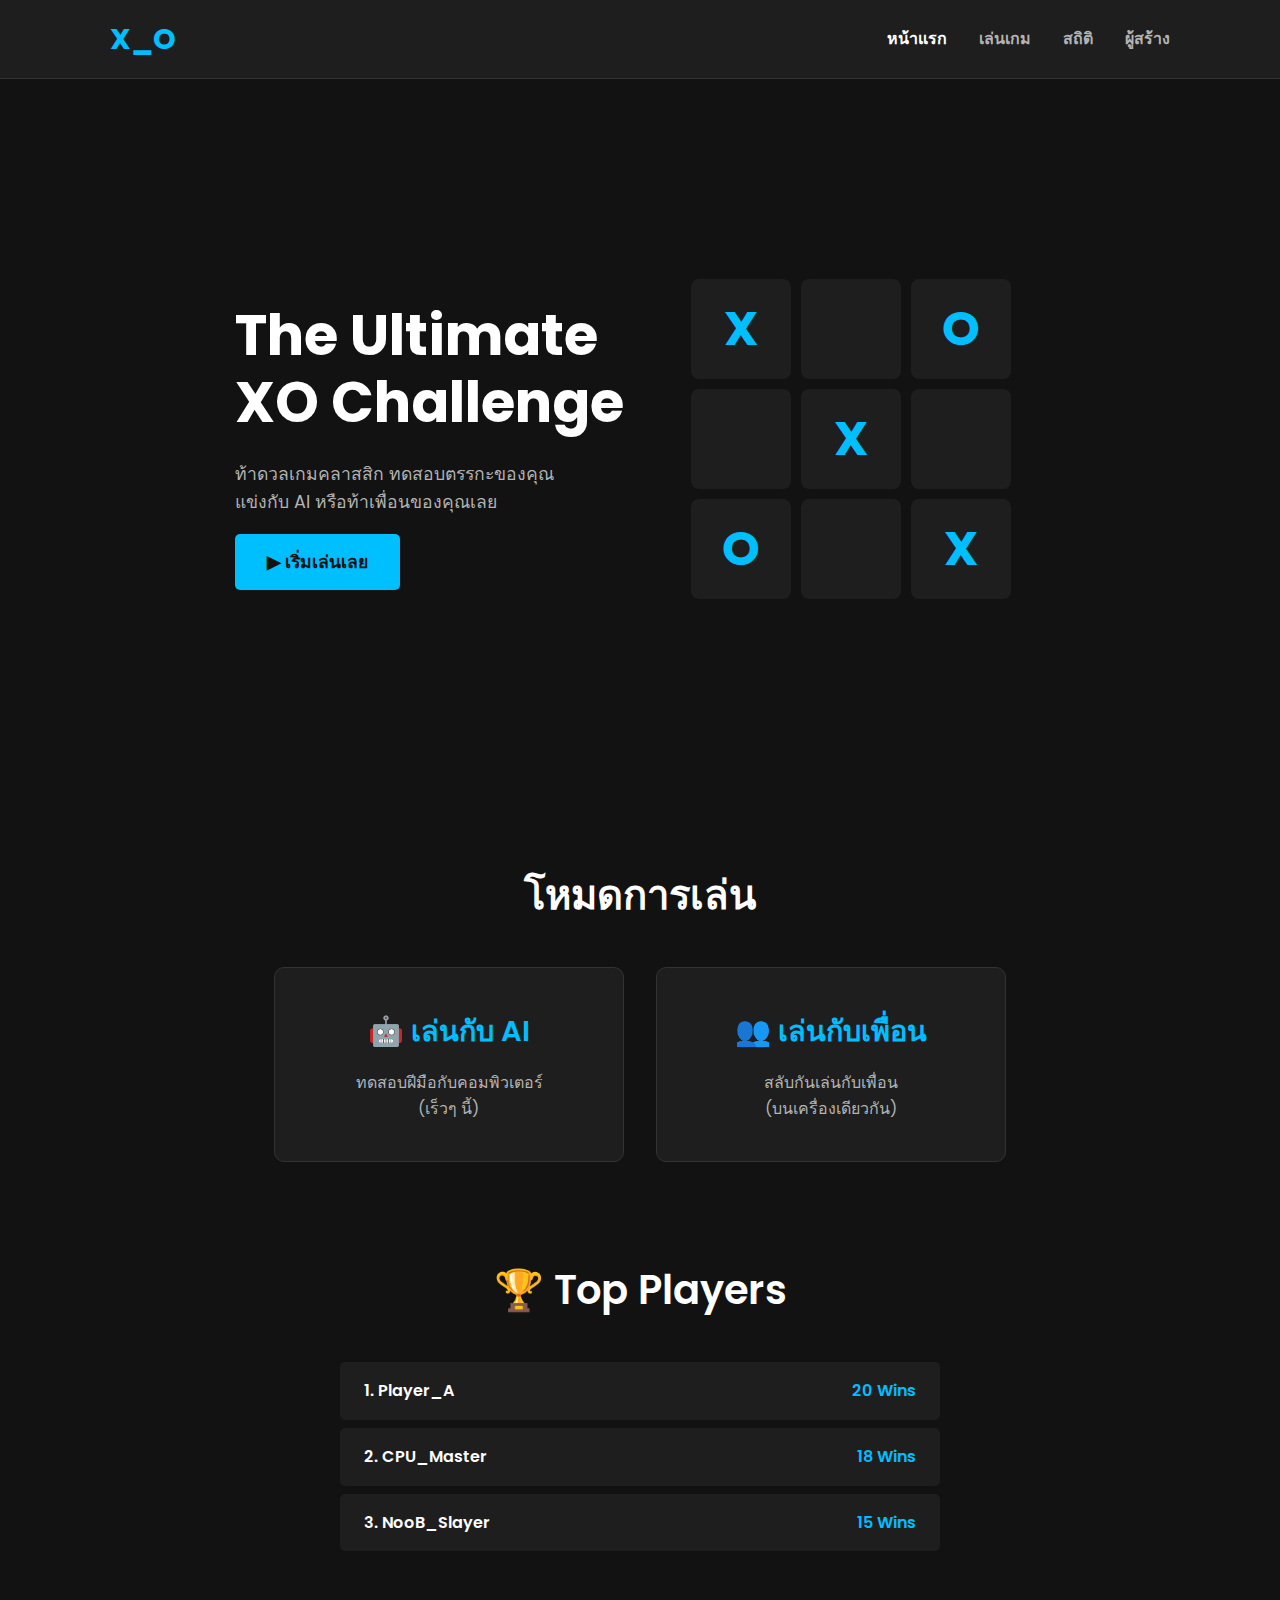
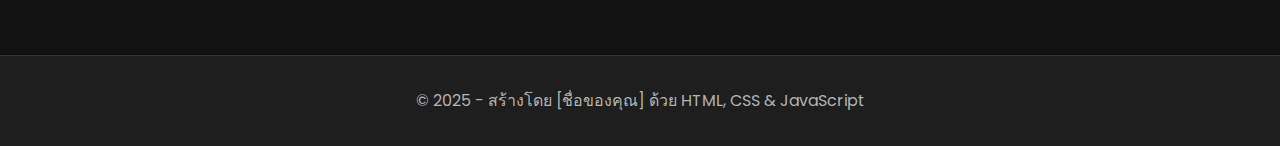
<file: index.html>
<!DOCTYPE html>
<html lang="th">
<head>
    <meta charset="UTF-8">
    <meta name="viewport" content="width=device-width, initial-scale=1.0">
    <title>XO Challenge - หน้าแรก</title>
    <link href="https://fonts.googleapis.com/css2?family=Poppins:wght@400;600;700&display=swap" rel="stylesheet">
    <link rel="stylesheet" href="style.css">
</head>
<body>

    <nav>
    <div class="container">
        <a href="index.html" class="logo">X_O</a>
        <ul>
            <li><a href="index.html" class="active">หน้าแรก</a></li>
            <li><a href="game.html">เล่นเกม</a></li>
            <li><a href="#leaderboard-preview">สถิติ</a></li>
            
            <li><a href="creators.html">ผู้สร้าง</a></li> 
        </ul>
    </div>
</nav>

    <header class="hero">
        <div class="container hero-container">
            <div class="hero-text">
                <h1>The Ultimate<br>XO Challenge</h1>
                <p>ท้าดวลเกมคลาสสิก ทดสอบตรรกะของคุณ<br>แข่งกับ AI หรือท้าเพื่อนของคุณเลย</p>
                <a href="game.html" class="cta-button">
                    ▶ เริ่มเล่นเลย
                </a>
            </div>
            
            <div class="hero-grid">
                <div class="hero-grid-cell">X</div>
                <div class="hero-grid-cell"></div>
                <div class="hero-grid-cell">O</div>
                <div class="hero-grid-cell"></div>
                <div class="hero-grid-cell">X</div>
                <div class="hero-grid-cell"></div>
                <div class="hero-grid-cell">O</div>
                <div class="hero-grid-cell"></div>
                <div class="hero-grid-cell">X</div>
            </div>
        </div>
    </header>

    <main>
        <section id="game-modes" class="container">
            <h2>โหมดการเล่น</h2>
            <div class="modes-container">
                <div class="mode-card">
                    <h3>🤖 เล่นกับ AI</h3>
                    <p>ทดสอบฝีมือกับคอมพิวเตอร์<br>(เร็วๆ นี้)</p>
                </div>
                <div class="mode-card">
                    <h3>👥 เล่นกับเพื่อน</h3>
                    <p>สลับกันเล่นกับเพื่อน<br>(บนเครื่องเดียวกัน)</p>
                </div>
            </div>
        </section>

        <section id="leaderboard-preview" class="container">
            <h2>🏆 Top Players</h2>
            <ol class="leaderboard-list">
                <li><span>1. Player_A</span> <span>20 Wins</span></li>
                <li><span>2. CPU_Master</span> <span>18 Wins</span></li>
                <li><span>3. NooB_Slayer</span> <span>15 Wins</span></li>
            </ol>
        </section>
    </main>

    <footer>
        <div class="container">
            <p>&copy; 2025 - สร้างโดย [ชื่อของคุณ] ด้วย HTML, CSS & JavaScript</p>
        </div>
    </footer>

</body>
</html>
</file>
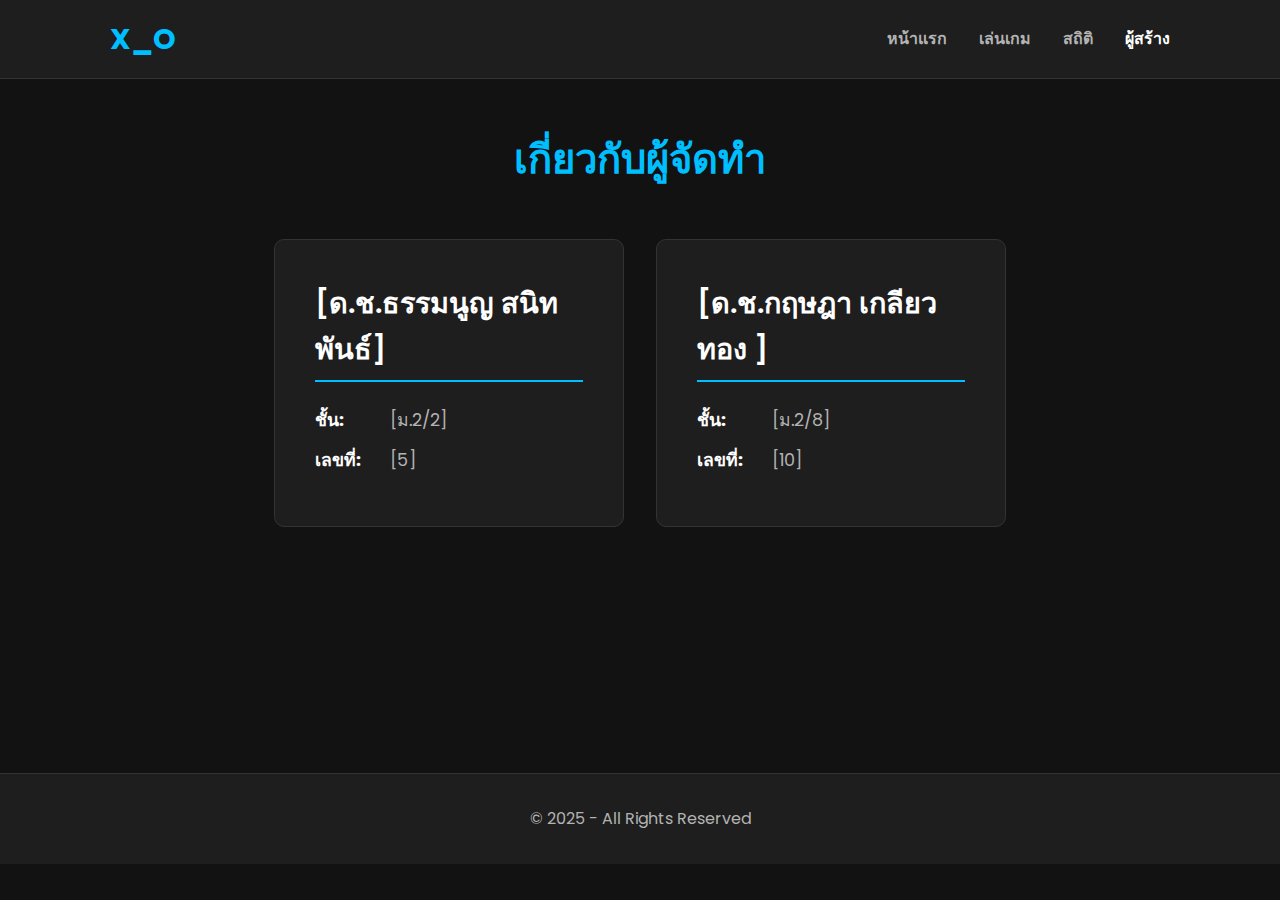
<file: creators.html>
<!DOCTYPE html>
<html lang="th">
<head>
    <meta charset="UTF-8">
    <meta name="viewport" content="width=device-width, initial-scale=1.0">
    <title>XO Challenge - เกี่ยวกับผู้จัดทำ</title>
    <link href="https://fonts.googleapis.com/css2?family=Poppins:wght@400;600;700&display=swap" rel="stylesheet">
    <link rel="stylesheet" href="style.css">
</head>
<body>

    <nav>
        <div class="container">
            <a href="index.html" class="logo">X_O</a>
            <ul>
                <li><a href="index.html">หน้าแรก</a></li>
                <li><a href="game.html">เล่นเกม</a></li>
                <li><a href="index.html#leaderboard-preview">สถิติ</a></li>
                
                <li><a href="creators.html" class="active">ผู้สร้าง</a></li> 
            </ul>
        </div>
    </nav>

    <main class="container creators-page">
        <h2>เกี่ยวกับผู้จัดทำ</h2>
        
        <div class="creator-container">

            <div class="creator-card">
                <h3>[ด.ช.ธรรมนูญ สนิทพันธ์]</h3>
                <ul>
                    <li><strong>ชั้น:</strong> [ม.2/2]</li>
                    <li><strong>เลขที่:</strong> [5]</li>
                </ul>
            </div>

            <div class="creator-card">
                <h3>[ด.ช.กฤษฎา เกลียวทอง ]</h3>
                <ul>
                    <li><strong>ชั้น:</strong> [ม.2/8]</li>
                    <li><strong>เลขที่:</strong> [10]</li>
                </ul>
            </div>

        </div> </main>


    <footer>
        <div class="container">
            <p class="copyright">&copy; 2025 - All Rights Reserved</p>
        </div>
    </footer>

</body>
</html>
</file>
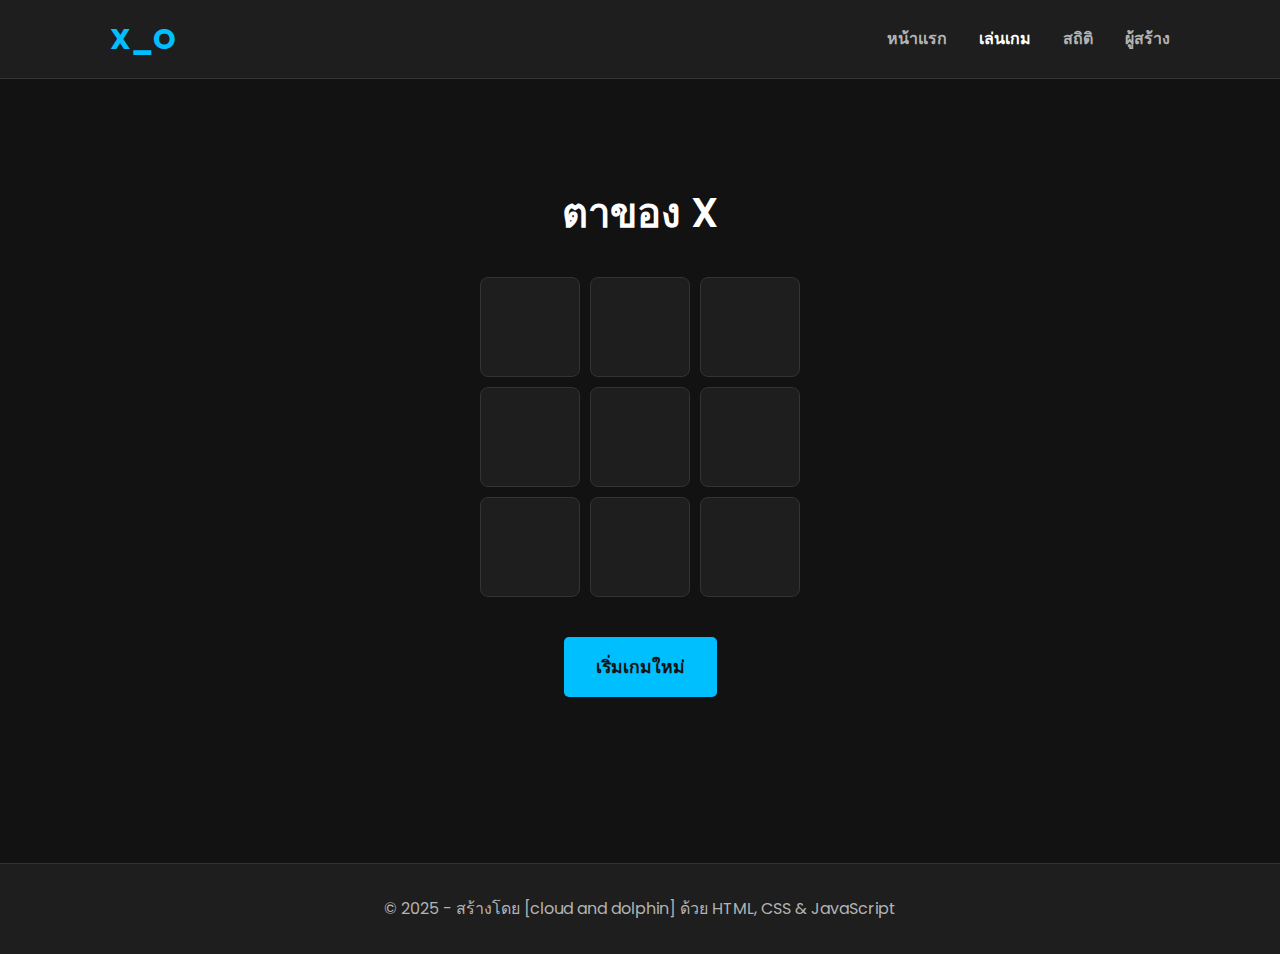
<file: game.html>
<!DOCTYPE html>
<html lang="th">
<head>
    <meta charset="UTF-8">
    <meta name="viewport" content="width=device-width, initial-scale=1.0">
    <title>XO Challenge - เล่นเกม!</title>
    <link href="https://fonts.googleapis.com/css2?family=Poppins:wght@400;600;700&display=swap" rel="stylesheet">
    
    <link rel="stylesheet" href="style.css">
</head>
<body>

    <nav>
    <div class="container">
        <a href="index.html" class="logo">X_O</a>
        <ul>
            <li><a href="index.html">หน้าแรก</a></li>
            <li><a href="game.html" class="active">เล่นเกม</a></li>
            <li><a href="index.html#leaderboard-preview">สถิติ</a></li>
            
            <li><a href="creators.html">ผู้สร้าง</a></li> 
        </ul>
    </div>
</nav>

    <main class="container game-page">
        
        <h2 id="game-status">ตาของ X</h2>

        <div class="game-board">
            <div class="cell" data-cell-index="0"></div>
            <div class="cell" data-cell-index="1"></div>
            <div class="cell" data-cell-index="2"></div>
            <div class="cell" data-cell-index="3"></div>
            <div class="cell" data-cell-index="4"></div>
            <div class="cell" data-cell-index="5"></div>
            <div class="cell" data-cell-index="6"></div>
            <div class="cell" data-cell-index="7"></div>
            <div class="cell" data-cell-index="8"></div>
        </div>

        <button id="restart-button">เริ่มเกมใหม่</button>

    </main>

    <footer>
        <div class="container">
            <p>&copy; 2025 - สร้างโดย [cloud and dolphin] ด้วย HTML, CSS & JavaScript</p>
        </div>
    </footer>

    <script src="game.js" defer></script>

</body>
</html>
</file>
<file: style.css>
/* ======== ตัวแปรสีหลัก (Global Variables) ======== */
:root {
    /* นี่คือสี Accent ที่เราเลือก (Electric/Sky Blue) */
    --accent-color: #00BFFF; 
    --dark-bg: #121212;      /* สีพื้นหลังหลัก (ดำเกือบสนิท) */
    --card-bg: #1e1e1e;      /* สีพื้นหลังรอง (เทาเข้ม) */
    --text-primary: #FFFFFF; /* สีตัวอักษรหลัก (ขาว) */
    --text-secondary: #b3b3b3;/* สีตัวอักษรรอง (เทา) */
}

/* ======== Reset & Global Styles ======== */
* {
    margin: 0;
    padding: 0;
    box-sizing: border-box;
}

body {
    font-family: 'Poppins', sans-serif;
    background-color: var(--dark-bg);
    color: var(--text-primary);
    line-height: 1.6;
}

.container {
    max-width: 1100px;
    margin: 0 auto;
    padding: 0 20px;
}

a {
    text-decoration: none;
    color: inherit;
    transition: color 0.3s ease;
}

ul {
    list-style: none;
}

h1, h2, h3 {
    margin-bottom: 1rem;
    font-weight: 600;
}

h2 {
    font-size: 2.5rem;
    text-align: center;
    margin-bottom: 2.5rem;
}

/* ======== 1. Navbar ======== */
nav {
    background-color: var(--card-bg);
    padding: 1rem 0;
    border-bottom: 1px solid #333;
    position: sticky;
    top: 0;
    z-index: 100;
}

nav .container {
    display: flex;
    justify-content: space-between;
    align-items: center;
}

nav .logo {
    font-size: 1.8rem;
    font-weight: 700;
    color: var(--accent-color); /* ใช้สี Accent กับโลโก้ */
}

nav ul {
    display: flex;
}

nav ul li {
    margin-left: 2rem;
}

nav ul li a {
    font-weight: 600;
    color: var(--text-secondary);
}

nav ul li a:hover,
nav ul li a.active {
    color: var(--text-primary);
}

/* ======== 2. Hero Section ======== */
.hero {
    min-height: 80vh;
    display: flex;
    align-items: center;
    padding: 4rem 0;
}

.hero-container {
    display: grid;
    grid-template-columns: 1fr 1fr; /* แบ่ง 2 คอลัมน์เท่ากัน */
    align-items: center;
    gap: 2rem;
}

.hero-text h1 {
    font-size: 3.5rem;
    line-height: 1.2;
    margin-bottom: 1.5rem;
    font-weight: 700;
}

.hero-text p {
    font-size: 1.1rem;
    color: var(--text-secondary);
    margin-bottom: 2rem;
}

.cta-button {
    background-color: var(--accent-color);
    color: var(--dark-bg);
    padding: 1rem 2rem;
    border-radius: 5px;
    font-weight: 700;
    font-size: 1.1rem;
    transition: transform 0.3s ease, box-shadow 0.3s ease;
}

.cta-button:hover {
    transform: translateY(-3px);
    box-shadow: 0 5px 15px rgba(0, 191, 255, 0.3);
}

/* ตาราง XO ใน Hero (สำหรับโชว์) */
.hero-grid {
    display: grid;
    grid-template-columns: repeat(3, 100px);
    grid-gap: 10px;
    justify-content: center;
}

.hero-grid-cell {
    width: 100px;
    height: 100px;
    background-color: var(--card-bg);
    border-radius: 8px;
    display: flex;
    justify-content: center;
    align-items: center;
    font-size: 3rem;
    font-weight: 700;
    color: var(--accent-color);
}

/* ======== 3. Game Modes ======== */
#game-modes {
    padding: 4rem 0;
}

.modes-container {
    display: flex;
    justify-content: center;
    gap: 2rem;
}

.mode-card {
    background-color: var(--card-bg);
    padding: 2.5rem;
    border-radius: 10px;
    text-align: center;
    flex-basis: 350px; /* กำหนดความกว้างเริ่มต้น */
    border: 1px solid #333;
}

.mode-card h3 {
    font-size: 1.8rem;
    color: var(--accent-color);
}

.mode-card p {
    color: var(--text-secondary);
}

/* ======== 4. Leaderboard Preview ======== */
#leaderboard-preview {
    padding: 2rem 0;
}

.leaderboard-list {
    max-width: 600px;
    margin: 0 auto;
}

.leaderboard-list li {
    background-color: var(--card-bg);
    padding: 1rem 1.5rem;
    margin-bottom: 0.5rem;
    border-radius: 5px;
    display: flex;
    justify-content: space-between;
    font-weight: 600;
}

.leaderboard-list li span:first-child {
    color: var(--text-primary);
}
.leaderboard-list li span:last-child {
    color: var(--accent-color);
}

/* ======== 5. Footer ======== */
footer {
    background-color: var(--card-bg);
    text-align: center;
    padding: 2rem 0;
    margin-top: 4rem;
    border-top: 1px solid #333;
    color: var(--text-secondary);
}

/* ======== Media Query (สำหรับมือถือ) ======== */
@media (max-width: 768px) {
    .hero-container {
        grid-template-columns: 1fr; /* เปลี่ยนเป็น 1 คอลัมน์ */
        text-align: center;
    }

    .hero-grid {
        /* เมื่อเป็นมือถือ อาจจะซ่อนตารางโชว์ไป หรือจัดลำดับใหม่ */
        order: -1; /* ย้ายไปอยู่ข้างบน */
        margin-bottom: 2rem;
        grid-template-columns: repeat(3, 80px); /* ย่อขนาดตาราง */
    }

    .hero-grid-cell {
        width: 80px;
        height: 80px;
    }

    .modes-container {
        flex-direction: column;
        align-items: center;
    }
}
/* ======== โค้ดสำหรับหน้า Game.html (วางต่อท้ายไฟล์) ======== */

/* 1. จัดหน้าเกมให้อยู่ตรงกลาง */
.game-page {
    min-height: 80vh; /* ให้เต็มความสูงจอ (ลบ nav/footer) */
    display: flex;
    flex-direction: column;
    justify-content: center; /* จัดกลางแนวตั้ง */
    align-items: center;    /* จัดกลางแนวนอน */
    padding-top: 2rem;
    padding-bottom: 2rem;
}

/* 2. สไตล์ของ #game-status */
#game-status {
    font-size: 2.5rem;
    color: var(--text-primary);
    margin-bottom: 2rem;
    min-height: 3rem; /* จองที่ไว้กันหน้ากระตุกตอนเปลี่ยนข้อความ */
}

/* 3. สไตล์ของกระดานเกม (สำคัญ) */
.game-board {
    display: grid;
    /* สร้างตาราง 3x3 ขนาดช่องละ 100px */
    grid-template-columns: repeat(3, 100px); 
    grid-gap: 10px; /* เว้นช่องว่างระหว่างช่อง */
    margin-bottom: 2.5rem;
}

/* 4. สไตล์ของช่อง (Cell) */
.cell {
    width: 100px;
    height: 100px;
    background-color: var(--card-bg); /* สีพื้นหลังช่อง */
    border-radius: 8px;
    border: 1px solid #333;
    
    /* จัด X และ O ให้อยู่กลางช่อง */
    display: flex;
    justify-content: center;
    align-items: center;
    
    font-size: 4rem; /* ขนาดตัวอักษร X/O */
    font-weight: 700;
    cursor: pointer;
    transition: background-color 0.3s ease;
}

.cell:hover {
    background-color: #2a2a2a; /* สีตอนเอาเมาส์ชี้ */
}

/* 5. สไตล์ของตัวอักษร X และ O (จาก Logic JS) */
.player-x {
    color: var(--accent-color); /* สีฟ้า (เหมือนธีมหลัก) */
}

.player-o {
    color: #FF6B6B; /* สีแดงอมส้ม (สำหรับผู้เล่น O) */
}


/* 6. สไตล์ปุ่ม Restart */
#restart-button {
    /* ทำให้ปุ่มนี้หน้าตาเหมือนปุ่ม .cta-button ในหน้าแรก */
    background-color: var(--accent-color);
    color: var(--dark-bg);
    padding: 1rem 2rem;
    border-radius: 5px;
    font-weight: 700;
    font-size: 1.1rem;
    border: none;
    cursor: pointer;
    transition: transform 0.3s ease, box-shadow 0.3s ease;
}

#restart-button:hover {
    transform: translateY(-3px);
    box-shadow: 0 5px 15px rgba(0, 191, 255, 0.3);
}


/* ======== Media Query (สำหรับมือถือ) ======== */
/* ปรับขนาดกระดานเกมในจอมือถือ */
@media (max-width: 480px) {
    .game-board {
        grid-template-columns: repeat(3, 80px); /* ย่อช่อง */
        gap: 8px;
    }
    .cell {
        width: 80px;
        height: 80px;
        font-size: 3rem;
    }
    #game-status {
        font-size: 2rem;
    }
}
/* ======== โค้ดสำหรับหน้า Creators.html (วางต่อท้ายไฟล์) ======== */

.creators-page {
    padding-top: 3rem;
    padding-bottom: 3rem;
    min-height: 70vh; /* ให้หน้ามีพื้นที่ แม้เนื้อหาน้อย */
}

.creators-page h2 {
    color: var(--accent-color);
}

/* คอนเทนเนอร์ที่จัดวางการ์ด (สำคัญ) */
.creator-container {
    display: flex; /* ทำให้การ์ดอยู่ข้างกัน */
    justify-content: center; /* จัดให้อยู่กลาง */
    flex-wrap: wrap; /* ถ้าจอเล็ก ให้ปัดลง */
    gap: 2rem; /* ระยะห่างระหว่างการ์ด */
    margin-top: 3rem;
}

/* สไตล์ของการ์ดแต่ละใบ */
.creator-card {
    background-color: var(--card-bg);
    padding: 2.5rem;
    border-radius: 10px;
    border: 1px solid #333;
    flex-basis: 350px; /* ความกว้างเริ่มต้นของการ์ด */
    text-align: left;
}

.creator-card h3 {
    font-size: 1.8rem;
    color: var(--text-primary);
    margin-bottom: 1.5rem;
    border-bottom: 2px solid var(--accent-color); /* เพิ่มเส้นใต้ชื่อ */
    padding-bottom: 0.5rem;
}

.creator-card ul {
    list-style: none; /* ลบหัวข้อ bullet */
    padding: 0;
}

.creator-card li {
    font-size: 1.1rem;
    color: var(--text-secondary);
    margin-bottom: 0.75rem;
}

.creator-card li strong {
    color: var(--text-primary);
    margin-right: 10px;
    display: inline-block;
    width: 60px; /* จัดให้ "ชั้น:" และ "เลขที่:" ตรงกัน */
}
</file>
